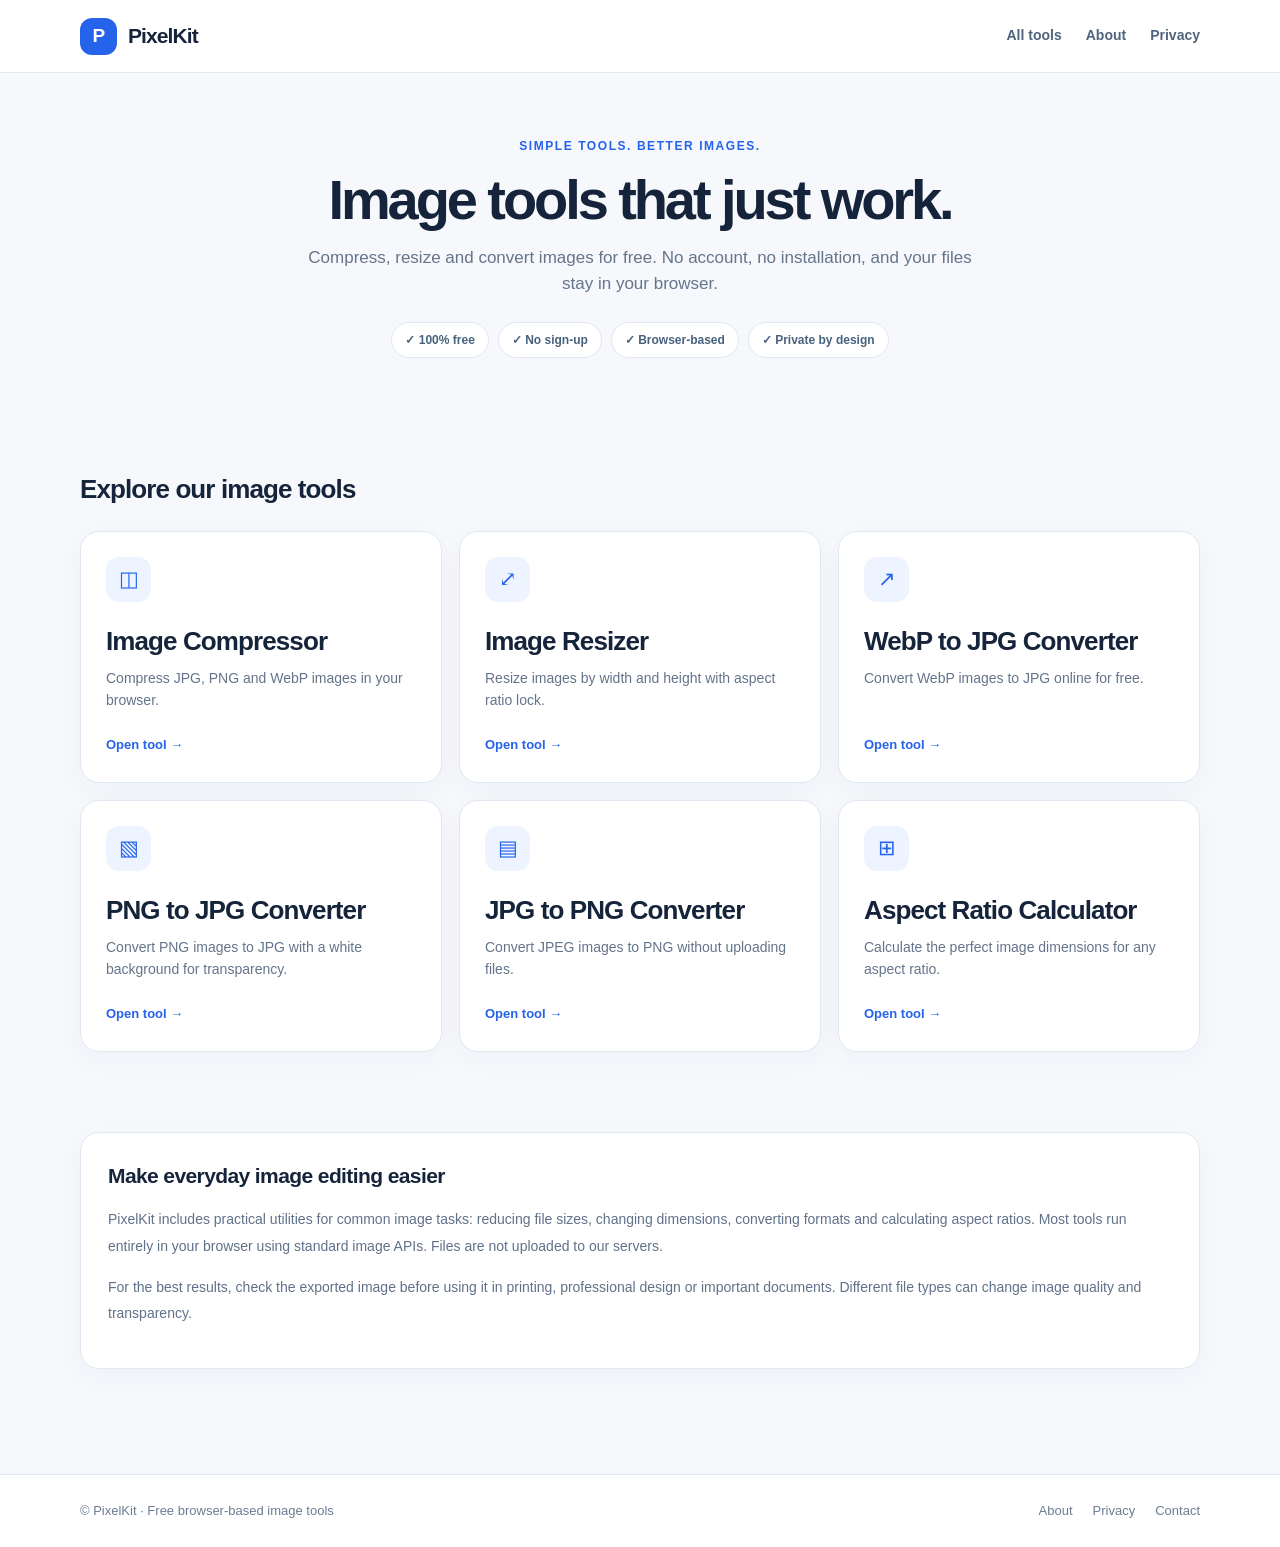
<file: index.html>
<!doctype html><html lang="en"><head>
  <!-- Google tag (gtag.js) -->
<script async src="https://www.googletagmanager.com/gtag/js?id=G-B3R1Y9YE4B"></script>
<script>
  window.dataLayer = window.dataLayer || [];
  function gtag(){dataLayer.push(arguments);}
  gtag('js', new Date());

  gtag('config', 'G-B3R1Y9YE4B');
</script><meta charset="utf-8"><meta name="viewport" content="width=device-width, initial-scale=1"><title>Free Online Image Tools — Compress, Resize & Convert | PixelKit</title><meta name="description" content="Free online image compressor, resizer, WebP to JPG, PNG to JPG, JPG to PNG and aspect ratio calculator. No sign-up needed."><link rel="canonical" href="https://myseolab.github.io/pixelkit/index.html"><meta property="og:type" content="website"><meta property="og:title" content="Free Online Image Tools — Compress, Resize & Convert | PixelKit"><meta property="og:description" content="Free online image compressor, resizer, WebP to JPG, PNG to JPG, JPG to PNG and aspect ratio calculator. No sign-up needed."><link rel="stylesheet" href="style.css"></head><body><header class="top"><div class="container nav"><a href="index.html" class="brand"><span class="mark">P</span>PixelKit</a><nav class="navlinks"><a href="index.html#tools">All tools</a><a href="about.html">About</a><a href="privacy.html">Privacy</a></nav></div></header><main><section class="hero container"><div class="eyebrow">Simple tools. Better images.</div><h1>Image tools that just work.</h1><p>Compress, resize and convert images for free. No account, no installation, and your files stay in your browser.</p><div class="chips"><span class="chip">✓ 100% free</span><span class="chip">✓ No sign-up</span><span class="chip">✓ Browser-based</span><span class="chip">✓ Private by design</span></div></section><section class="container section" id="tools"><h2>Explore our image tools</h2><div class="grid"><a class="tile" href="compress-image.html"><span class="symbol">◫</span><h2>Image Compressor</h2><p>Compress JPG, PNG and WebP images in your browser.</p><span class="link">Open tool →</span></a><a class="tile" href="resize-image.html"><span class="symbol">⤢</span><h2>Image Resizer</h2><p>Resize images by width and height with aspect ratio lock.</p><span class="link">Open tool →</span></a><a class="tile" href="webp-to-jpg.html"><span class="symbol">↗</span><h2>WebP to JPG Converter</h2><p>Convert WebP images to JPG online for free.</p><span class="link">Open tool →</span></a><a class="tile" href="png-to-jpg.html"><span class="symbol">▧</span><h2>PNG to JPG Converter</h2><p>Convert PNG images to JPG with a white background for transparency.</p><span class="link">Open tool →</span></a><a class="tile" href="jpg-to-png.html"><span class="symbol">▤</span><h2>JPG to PNG Converter</h2><p>Convert JPEG images to PNG without uploading files.</p><span class="link">Open tool →</span></a><a class="tile" href="aspect-ratio-calculator.html"><span class="symbol">⊞</span><h2>Aspect Ratio Calculator</h2><p>Calculate the perfect image dimensions for any aspect ratio.</p><span class="link">Open tool →</span></a></div></section><section class="container section"><div class="content-card"><h2>Make everyday image editing easier</h2><p>PixelKit includes practical utilities for common image tasks: reducing file sizes, changing dimensions, converting formats and calculating aspect ratios. Most tools run entirely in your browser using standard image APIs. Files are not uploaded to our servers.</p><p>For the best results, check the exported image before using it in printing, professional design or important documents. Different file types can change image quality and transparency.</p></div></section></main><footer class="footer"><div class="container footer-row"><span>© PixelKit · Free browser-based image tools</span><div class="footlinks"><a href="about.html">About</a><a href="privacy.html">Privacy</a><a href="contact.html">Contact</a></div></div></footer><script src="app.js" defer></script></body></html>
</file>
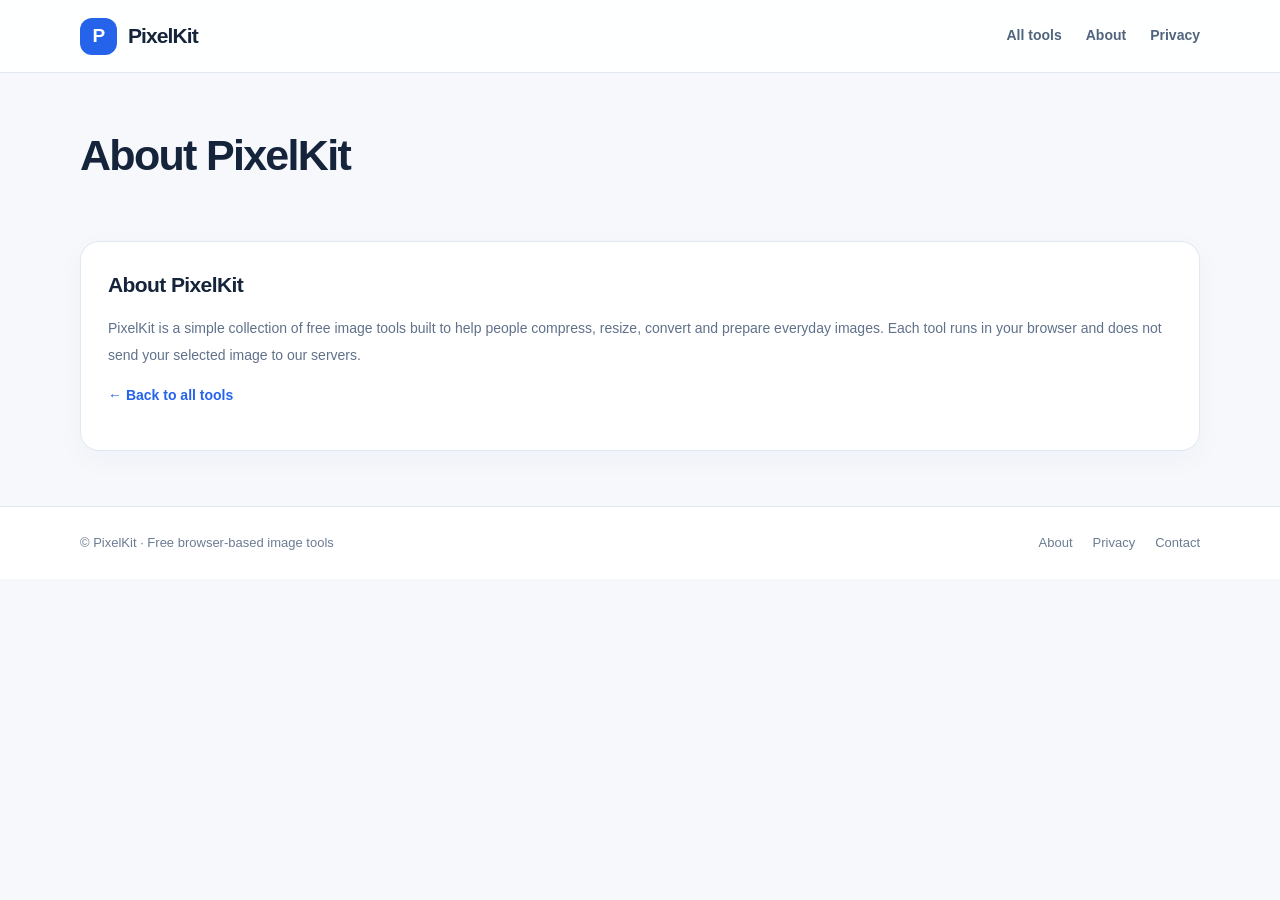
<file: about.html>
<!doctype html><html lang="en"><head><meta charset="utf-8"><meta name="viewport" content="width=device-width, initial-scale=1"><title>About PixelKit | PixelKit</title><meta name="description" content="PixelKit is a simple collection of free image tools built to help people compress, resize, convert and prepare everyday images. Each tool runs in your browser and does not send your selected image to our servers."><link rel="canonical" href="https://myseolab.github.io/pixelkit/about.html"><meta property="og:type" content="website"><meta property="og:title" content="About PixelKit | PixelKit"><meta property="og:description" content="PixelKit is a simple collection of free image tools built to help people compress, resize, convert and prepare everyday images. Each tool runs in your browser and does not send your selected image to our servers."><link rel="stylesheet" href="style.css"></head><body><header class="top"><div class="container nav"><a href="index.html" class="brand"><span class="mark">P</span>PixelKit</a><nav class="navlinks"><a href="index.html#tools">All tools</a><a href="about.html">About</a><a href="privacy.html">Privacy</a></nav></div></header><main class="container"><section class="tool-hero"><h1>About PixelKit</h1></section><section class="content-card"><h2>About PixelKit</h2><p>PixelKit is a simple collection of free image tools built to help people compress, resize, convert and prepare everyday images. Each tool runs in your browser and does not send your selected image to our servers.</p><p><a href="index.html" style="color:#2563eb;font-weight:700">← Back to all tools</a></p></section></main><footer class="footer"><div class="container footer-row"><span>© PixelKit · Free browser-based image tools</span><div class="footlinks"><a href="about.html">About</a><a href="privacy.html">Privacy</a><a href="contact.html">Contact</a></div></div></footer><script src="app.js" defer></script></body></html>
</file>
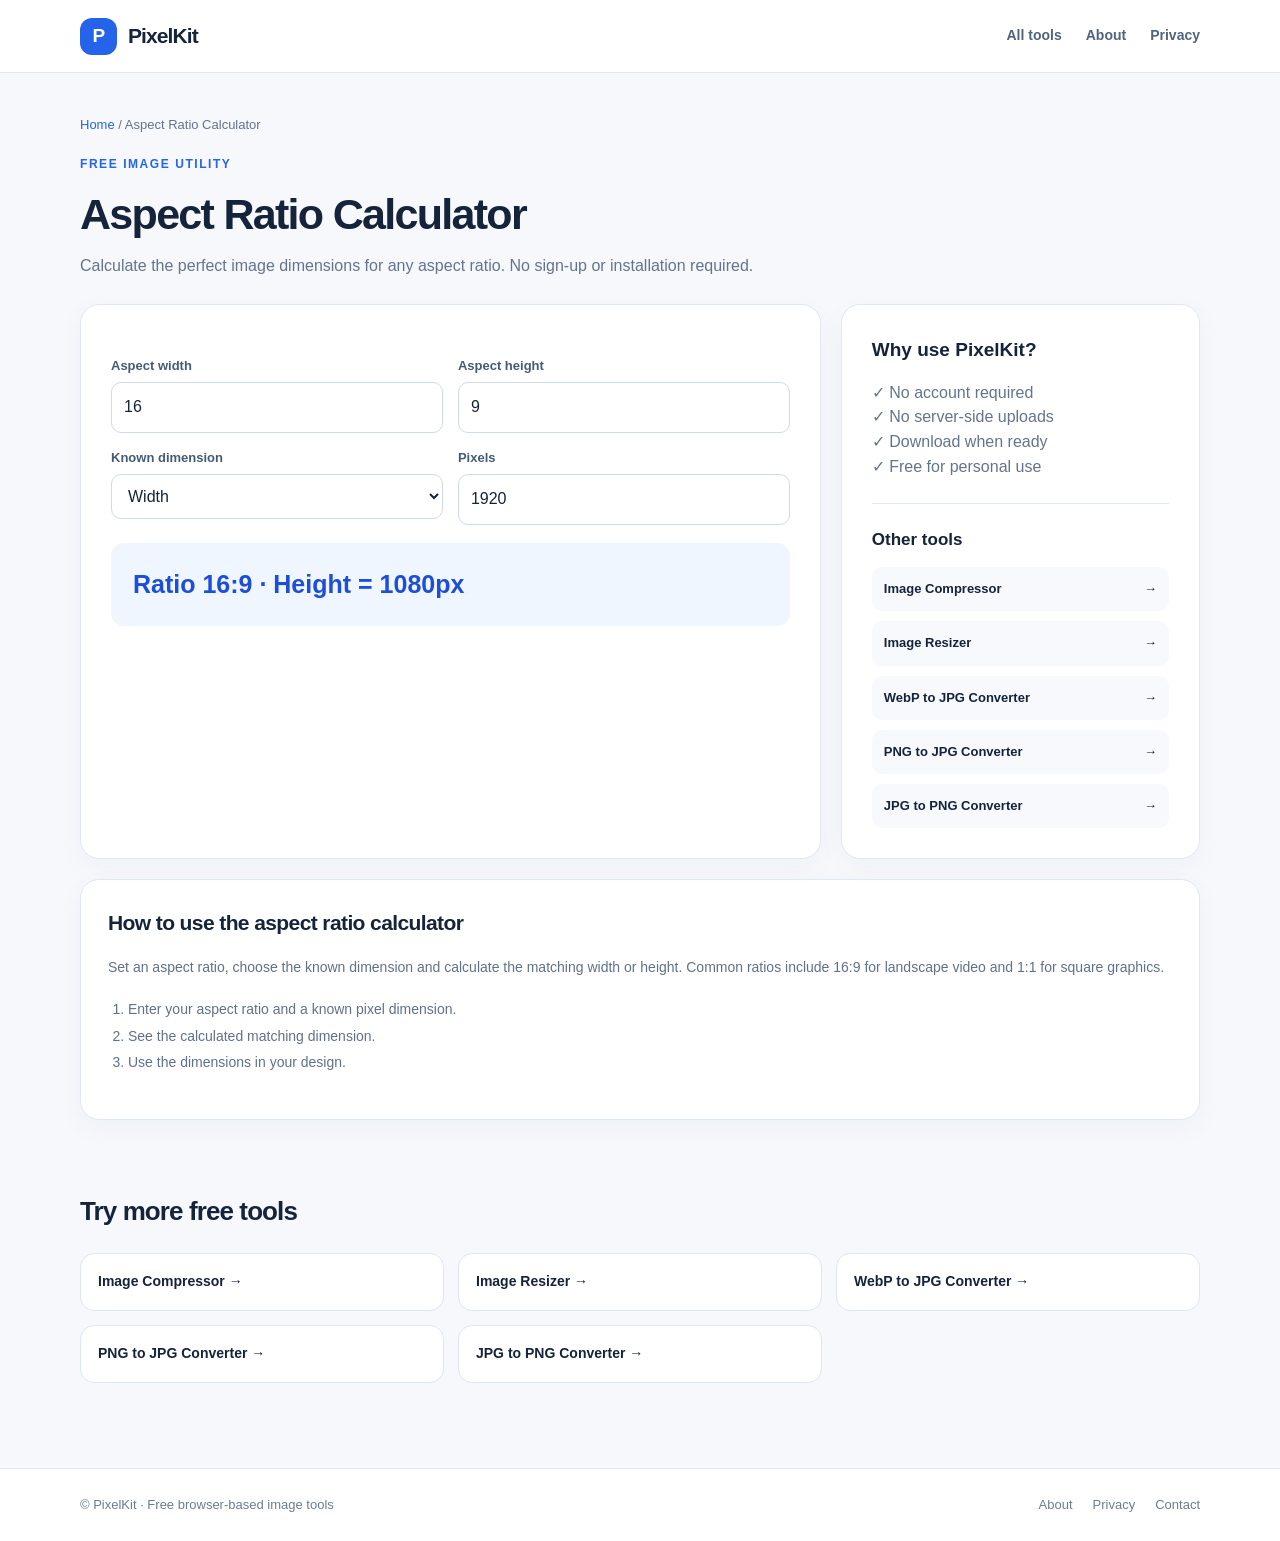
<file: aspect-ratio-calculator.html>
<!doctype html><html lang="en"><head><meta charset="utf-8"><meta name="viewport" content="width=device-width, initial-scale=1"><title>Aspect Ratio Calculator Online Free | PixelKit</title><meta name="description" content="Calculate the perfect image dimensions for any aspect ratio."><link rel="canonical" href="https://myseolab.github.io/pixelkit/aspect-ratio-calculator.html"><meta property="og:type" content="website"><meta property="og:title" content="Aspect Ratio Calculator Online Free | PixelKit"><meta property="og:description" content="Calculate the perfect image dimensions for any aspect ratio."><link rel="stylesheet" href="style.css"></head><body data-mode="aspect"><header class="top"><div class="container nav"><a href="index.html" class="brand"><span class="mark">P</span>PixelKit</a><nav class="navlinks"><a href="index.html#tools">All tools</a><a href="about.html">About</a><a href="privacy.html">Privacy</a></nav></div></header><main class="container"><div class="tool-hero"><div class="crumb"><a href="index.html">Home</a> / Aspect Ratio Calculator</div><div class="eyebrow">Free image utility</div><h1>Aspect Ratio Calculator</h1><p>Calculate the perfect image dimensions for any aspect ratio. No sign-up or installation required.</p></div><div class="tool-layout"><section class="panel" aria-label="Aspect Ratio Calculator"><div class="inputs"><div><label for="ratioW">Aspect width</label><input id="ratioW" type="number" min="1" value="16"></div><div><label for="ratioH">Aspect height</label><input id="ratioH" type="number" min="1" value="9"></div><div><label for="knownSide">Known dimension</label><select id="knownSide"><option value="width">Width</option><option value="height">Height</option></select></div><div><label for="known">Pixels</label><input id="known" type="number" value="1920" min="1"></div></div><div class="ratio-result" id="ratioResult"></div></section><aside class="panel"><h2 style="margin-top:0;font-size:19px">Why use PixelKit?</h2><p class="muted">✓ No account required<br>✓ No server-side uploads<br>✓ Download when ready<br>✓ Free for personal use</p><hr style="border:0;border-top:1px solid #e4eaf2;margin:23px 0"><h2 style="font-size:17px">Other tools</h2><div class="side-list"><a href="compress-image.html">Image Compressor<span>→</span></a><a href="resize-image.html">Image Resizer<span>→</span></a><a href="webp-to-jpg.html">WebP to JPG Converter<span>→</span></a><a href="png-to-jpg.html">PNG to JPG Converter<span>→</span></a><a href="jpg-to-png.html">JPG to PNG Converter<span>→</span></a></div></aside></div><section class="content-card"><h2>How to use the aspect ratio calculator</h2><p>Set an aspect ratio, choose the known dimension and calculate the matching width or height. Common ratios include 16:9 for landscape video and 1:1 for square graphics.</p><ol><li>Enter your aspect ratio and a known pixel dimension.</li><li>See the calculated matching dimension.</li><li>Use the dimensions in your design.</li></ol></section><section class="section"><h2>Try more free tools</h2><div class="more"><a class="mini" href="compress-image.html">Image Compressor →</a><a class="mini" href="resize-image.html">Image Resizer →</a><a class="mini" href="webp-to-jpg.html">WebP to JPG Converter →</a><a class="mini" href="png-to-jpg.html">PNG to JPG Converter →</a><a class="mini" href="jpg-to-png.html">JPG to PNG Converter →</a></div></section></main><footer class="footer"><div class="container footer-row"><span>© PixelKit · Free browser-based image tools</span><div class="footlinks"><a href="about.html">About</a><a href="privacy.html">Privacy</a><a href="contact.html">Contact</a></div></div></footer><script src="app.js" defer></script></body></html>
</file>
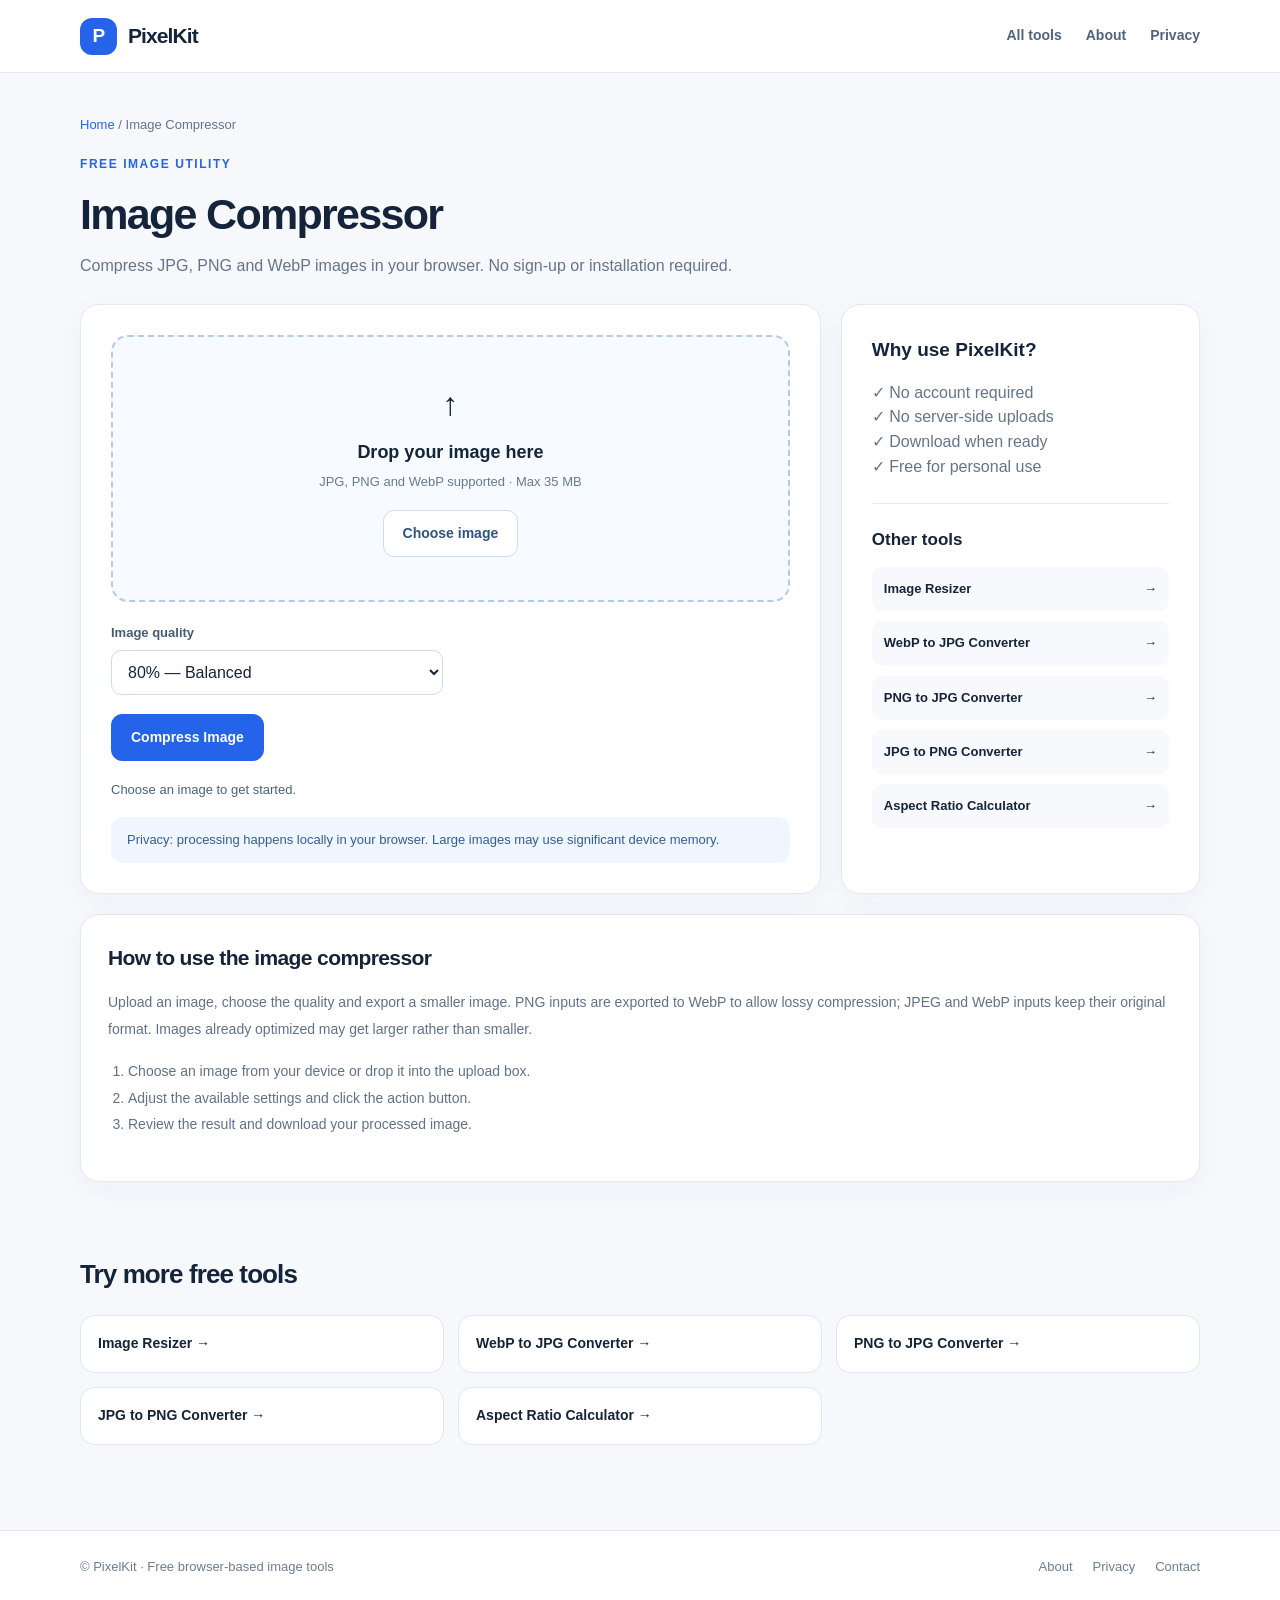
<file: compress-image.html>
<!doctype html><html lang="en"><head><meta charset="utf-8"><meta name="viewport" content="width=device-width, initial-scale=1"><title>Image Compressor Online Free | PixelKit</title><meta name="description" content="Compress JPG, PNG and WebP images in your browser."><link rel="canonical" href="https://myseolab.github.io/pixelkit/compress-image.html"><meta property="og:type" content="website"><meta property="og:title" content="Image Compressor Online Free | PixelKit"><meta property="og:description" content="Compress JPG, PNG and WebP images in your browser."><link rel="stylesheet" href="style.css"></head><body data-mode="compress"><header class="top"><div class="container nav"><a href="index.html" class="brand"><span class="mark">P</span>PixelKit</a><nav class="navlinks"><a href="index.html#tools">All tools</a><a href="about.html">About</a><a href="privacy.html">Privacy</a></nav></div></header><main class="container"><div class="tool-hero"><div class="crumb"><a href="index.html">Home</a> / Image Compressor</div><div class="eyebrow">Free image utility</div><h1>Image Compressor</h1><p>Compress JPG, PNG and WebP images in your browser. No sign-up or installation required.</p></div><div class="tool-layout"><section class="panel" aria-label="Image Compressor"><div id="drop" class="drop"><div class="upload-icon">↑</div><strong>Drop your image here</strong><p>JPG, PNG and WebP supported · Max 35 MB</p><input id="files" type="file" accept="image/*"><button id="choose" class="button secondary" type="button">Choose image</button></div><div id="preview" hidden class="preview"><img id="original" alt="Preview of selected image"><div class="meta"><strong id="filename"></strong><span id="size"></span><div id="processed"></div></div></div><div class="inputs"><div><label for="quality">Image quality</label><select id="quality"><option value="90">90% — High quality</option><option value="80" selected>80% — Balanced</option><option value="65">65% — Smaller files</option><option value="45">45% — Strong compression</option></select></div></div><div class="controls"><button class="button" type="button" id="process">Compress Image</button></div><p id="status" class="status" role="status">Choose an image to get started.</p><div class="notice">Privacy: processing happens locally in your browser. Large images may use significant device memory.</div></section><aside class="panel"><h2 style="margin-top:0;font-size:19px">Why use PixelKit?</h2><p class="muted">✓ No account required<br>✓ No server-side uploads<br>✓ Download when ready<br>✓ Free for personal use</p><hr style="border:0;border-top:1px solid #e4eaf2;margin:23px 0"><h2 style="font-size:17px">Other tools</h2><div class="side-list"><a href="resize-image.html">Image Resizer<span>→</span></a><a href="webp-to-jpg.html">WebP to JPG Converter<span>→</span></a><a href="png-to-jpg.html">PNG to JPG Converter<span>→</span></a><a href="jpg-to-png.html">JPG to PNG Converter<span>→</span></a><a href="aspect-ratio-calculator.html">Aspect Ratio Calculator<span>→</span></a></div></aside></div><section class="content-card"><h2>How to use the image compressor</h2><p>Upload an image, choose the quality and export a smaller image. PNG inputs are exported to WebP to allow lossy compression; JPEG and WebP inputs keep their original format. Images already optimized may get larger rather than smaller.</p><ol><li>Choose an image from your device or drop it into the upload box.</li><li>Adjust the available settings and click the action button.</li><li>Review the result and download your processed image.</li></ol></section><section class="section"><h2>Try more free tools</h2><div class="more"><a class="mini" href="resize-image.html">Image Resizer →</a><a class="mini" href="webp-to-jpg.html">WebP to JPG Converter →</a><a class="mini" href="png-to-jpg.html">PNG to JPG Converter →</a><a class="mini" href="jpg-to-png.html">JPG to PNG Converter →</a><a class="mini" href="aspect-ratio-calculator.html">Aspect Ratio Calculator →</a></div></section></main><footer class="footer"><div class="container footer-row"><span>© PixelKit · Free browser-based image tools</span><div class="footlinks"><a href="about.html">About</a><a href="privacy.html">Privacy</a><a href="contact.html">Contact</a></div></div></footer><script src="pixelkit-v3.js?v=1" defer></script></body></html>
</file>
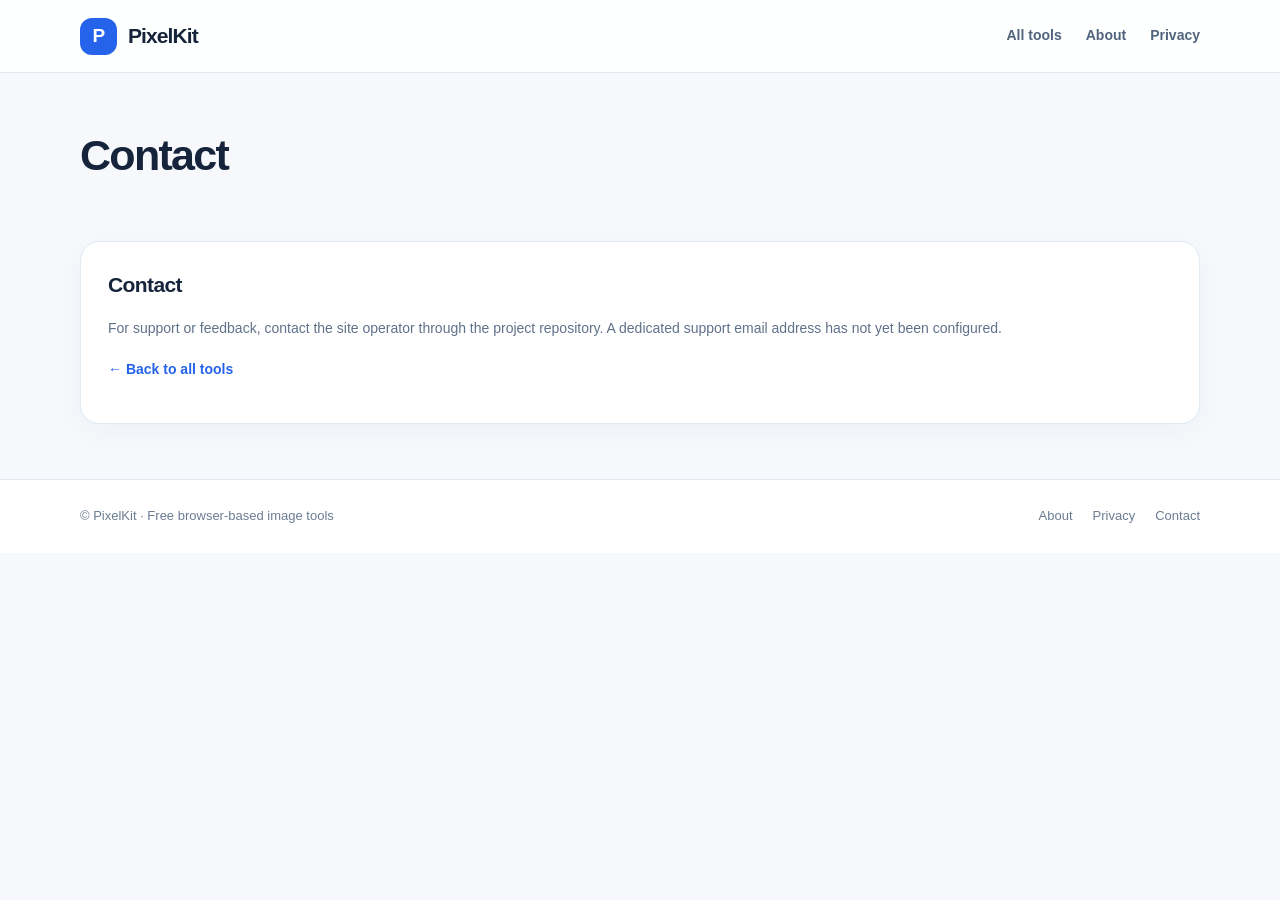
<file: contact.html>
<!doctype html><html lang="en"><head><meta charset="utf-8"><meta name="viewport" content="width=device-width, initial-scale=1"><title>Contact | PixelKit</title><meta name="description" content="For support or feedback, contact the site operator through the project repository. A dedicated support email address has not yet been configured."><link rel="canonical" href="https://myseolab.github.io/pixelkit/contact.html"><meta property="og:type" content="website"><meta property="og:title" content="Contact | PixelKit"><meta property="og:description" content="For support or feedback, contact the site operator through the project repository. A dedicated support email address has not yet been configured."><link rel="stylesheet" href="style.css"></head><body><header class="top"><div class="container nav"><a href="index.html" class="brand"><span class="mark">P</span>PixelKit</a><nav class="navlinks"><a href="index.html#tools">All tools</a><a href="about.html">About</a><a href="privacy.html">Privacy</a></nav></div></header><main class="container"><section class="tool-hero"><h1>Contact</h1></section><section class="content-card"><h2>Contact</h2><p>For support or feedback, contact the site operator through the project repository. A dedicated support email address has not yet been configured.</p><p><a href="index.html" style="color:#2563eb;font-weight:700">← Back to all tools</a></p></section></main><footer class="footer"><div class="container footer-row"><span>© PixelKit · Free browser-based image tools</span><div class="footlinks"><a href="about.html">About</a><a href="privacy.html">Privacy</a><a href="contact.html">Contact</a></div></div></footer><script src="app.js" defer></script></body></html>
</file>
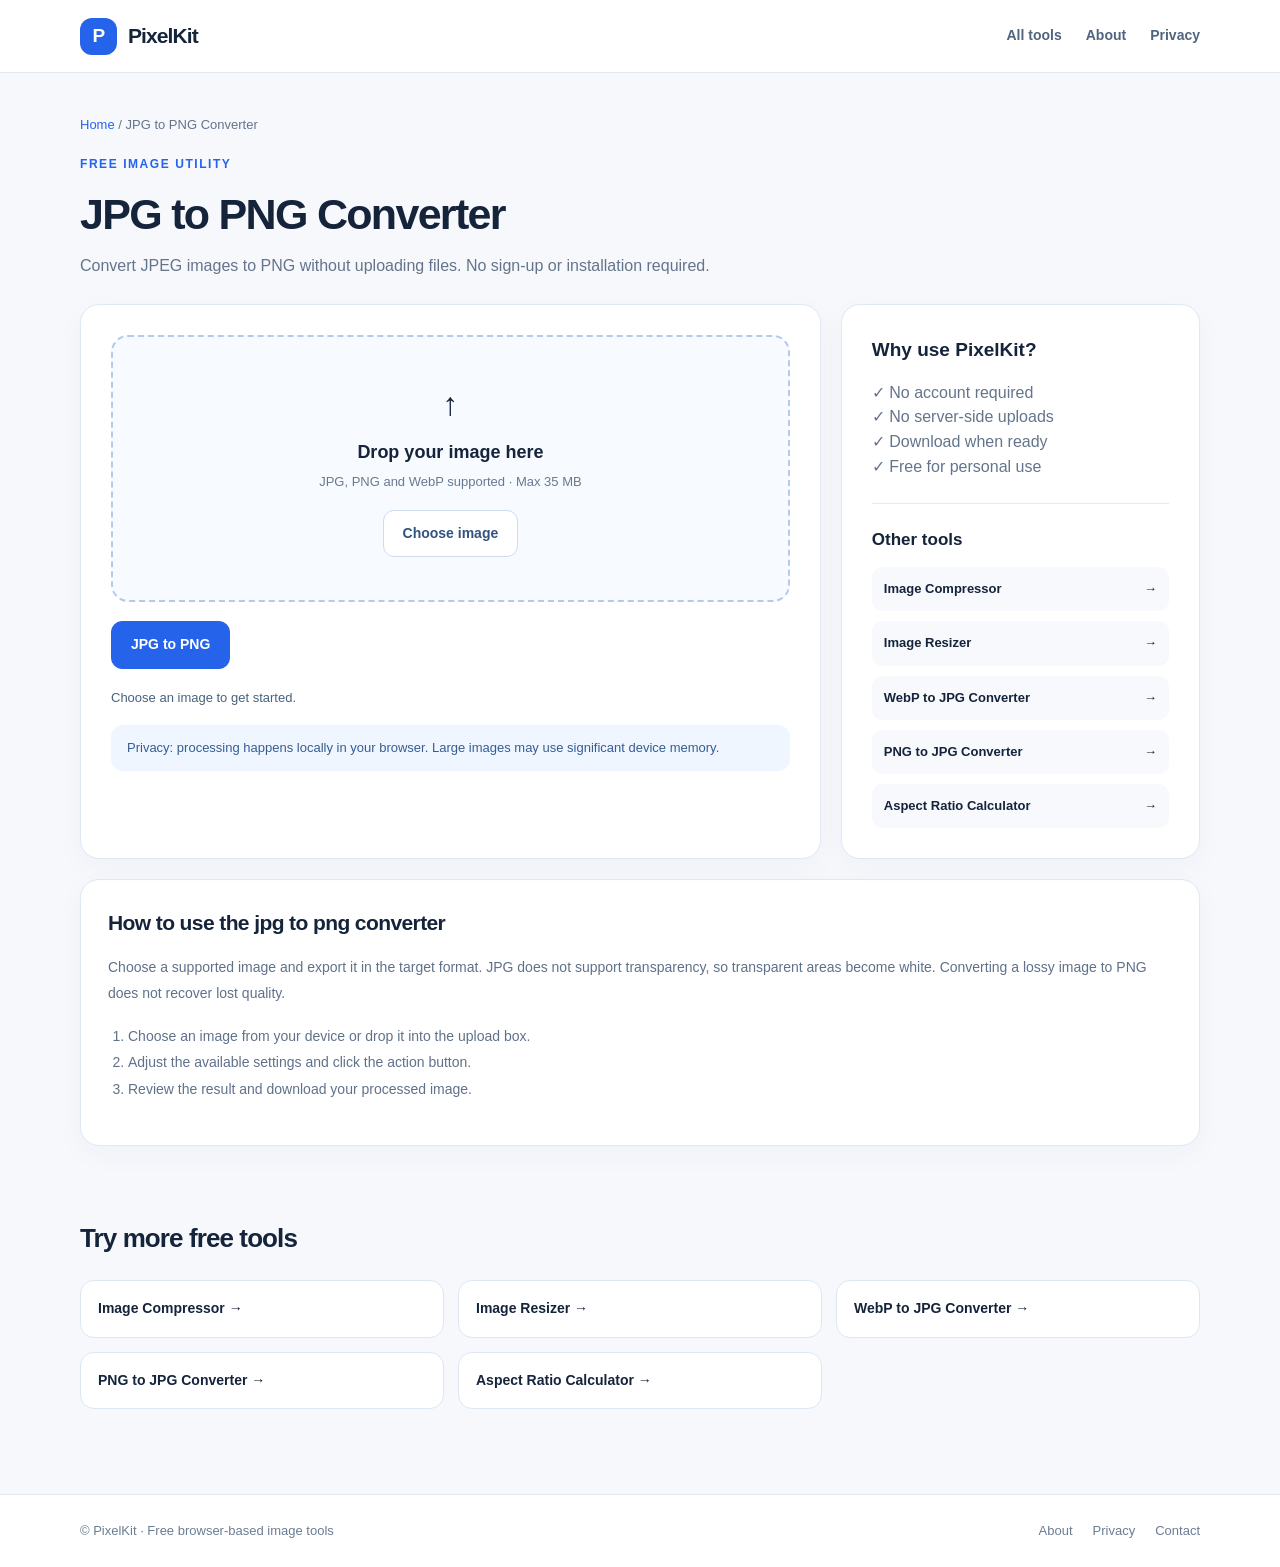
<file: jpg-to-png.html>
<!doctype html><html lang="en"><head><meta charset="utf-8"><meta name="viewport" content="width=device-width, initial-scale=1"><title>JPG to PNG Converter Online Free | PixelKit</title><meta name="description" content="Convert JPEG images to PNG without uploading files."><link rel="canonical" href="https://myseolab.github.io/pixelkit/jpg-to-png.html"><meta property="og:type" content="website"><meta property="og:title" content="JPG to PNG Converter Online Free | PixelKit"><meta property="og:description" content="Convert JPEG images to PNG without uploading files."><link rel="stylesheet" href="style.css"></head><body data-mode="convert" data-target="image/png"><header class="top"><div class="container nav"><a href="index.html" class="brand"><span class="mark">P</span>PixelKit</a><nav class="navlinks"><a href="index.html#tools">All tools</a><a href="about.html">About</a><a href="privacy.html">Privacy</a></nav></div></header><main class="container"><div class="tool-hero"><div class="crumb"><a href="index.html">Home</a> / JPG to PNG Converter</div><div class="eyebrow">Free image utility</div><h1>JPG to PNG Converter</h1><p>Convert JPEG images to PNG without uploading files. No sign-up or installation required.</p></div><div class="tool-layout"><section class="panel" aria-label="JPG to PNG Converter"><div id="drop" class="drop"><div class="upload-icon">↑</div><strong>Drop your image here</strong><p>JPG, PNG and WebP supported · Max 35 MB</p><input id="files" type="file" accept="image/*"><button id="choose" class="button secondary" type="button">Choose image</button></div><div id="preview" hidden class="preview"><img id="original" alt="Preview of selected image"><div class="meta"><strong id="filename"></strong><span id="size"></span><div id="processed"></div></div></div><div class="controls"><button class="button" type="button" id="process">JPG to PNG</button></div><p id="status" class="status" role="status">Choose an image to get started.</p><div class="notice">Privacy: processing happens locally in your browser. Large images may use significant device memory.</div></section><aside class="panel"><h2 style="margin-top:0;font-size:19px">Why use PixelKit?</h2><p class="muted">✓ No account required<br>✓ No server-side uploads<br>✓ Download when ready<br>✓ Free for personal use</p><hr style="border:0;border-top:1px solid #e4eaf2;margin:23px 0"><h2 style="font-size:17px">Other tools</h2><div class="side-list"><a href="compress-image.html">Image Compressor<span>→</span></a><a href="resize-image.html">Image Resizer<span>→</span></a><a href="webp-to-jpg.html">WebP to JPG Converter<span>→</span></a><a href="png-to-jpg.html">PNG to JPG Converter<span>→</span></a><a href="aspect-ratio-calculator.html">Aspect Ratio Calculator<span>→</span></a></div></aside></div><section class="content-card"><h2>How to use the jpg to png converter</h2><p>Choose a supported image and export it in the target format. JPG does not support transparency, so transparent areas become white. Converting a lossy image to PNG does not recover lost quality.</p><ol><li>Choose an image from your device or drop it into the upload box.</li><li>Adjust the available settings and click the action button.</li><li>Review the result and download your processed image.</li></ol></section><section class="section"><h2>Try more free tools</h2><div class="more"><a class="mini" href="compress-image.html">Image Compressor →</a><a class="mini" href="resize-image.html">Image Resizer →</a><a class="mini" href="webp-to-jpg.html">WebP to JPG Converter →</a><a class="mini" href="png-to-jpg.html">PNG to JPG Converter →</a><a class="mini" href="aspect-ratio-calculator.html">Aspect Ratio Calculator →</a></div></section></main><footer class="footer"><div class="container footer-row"><span>© PixelKit · Free browser-based image tools</span><div class="footlinks"><a href="about.html">About</a><a href="privacy.html">Privacy</a><a href="contact.html">Contact</a></div></div></footer><script src="pixelkit-v3.js?v=1" defer></script></body></html>
</file>
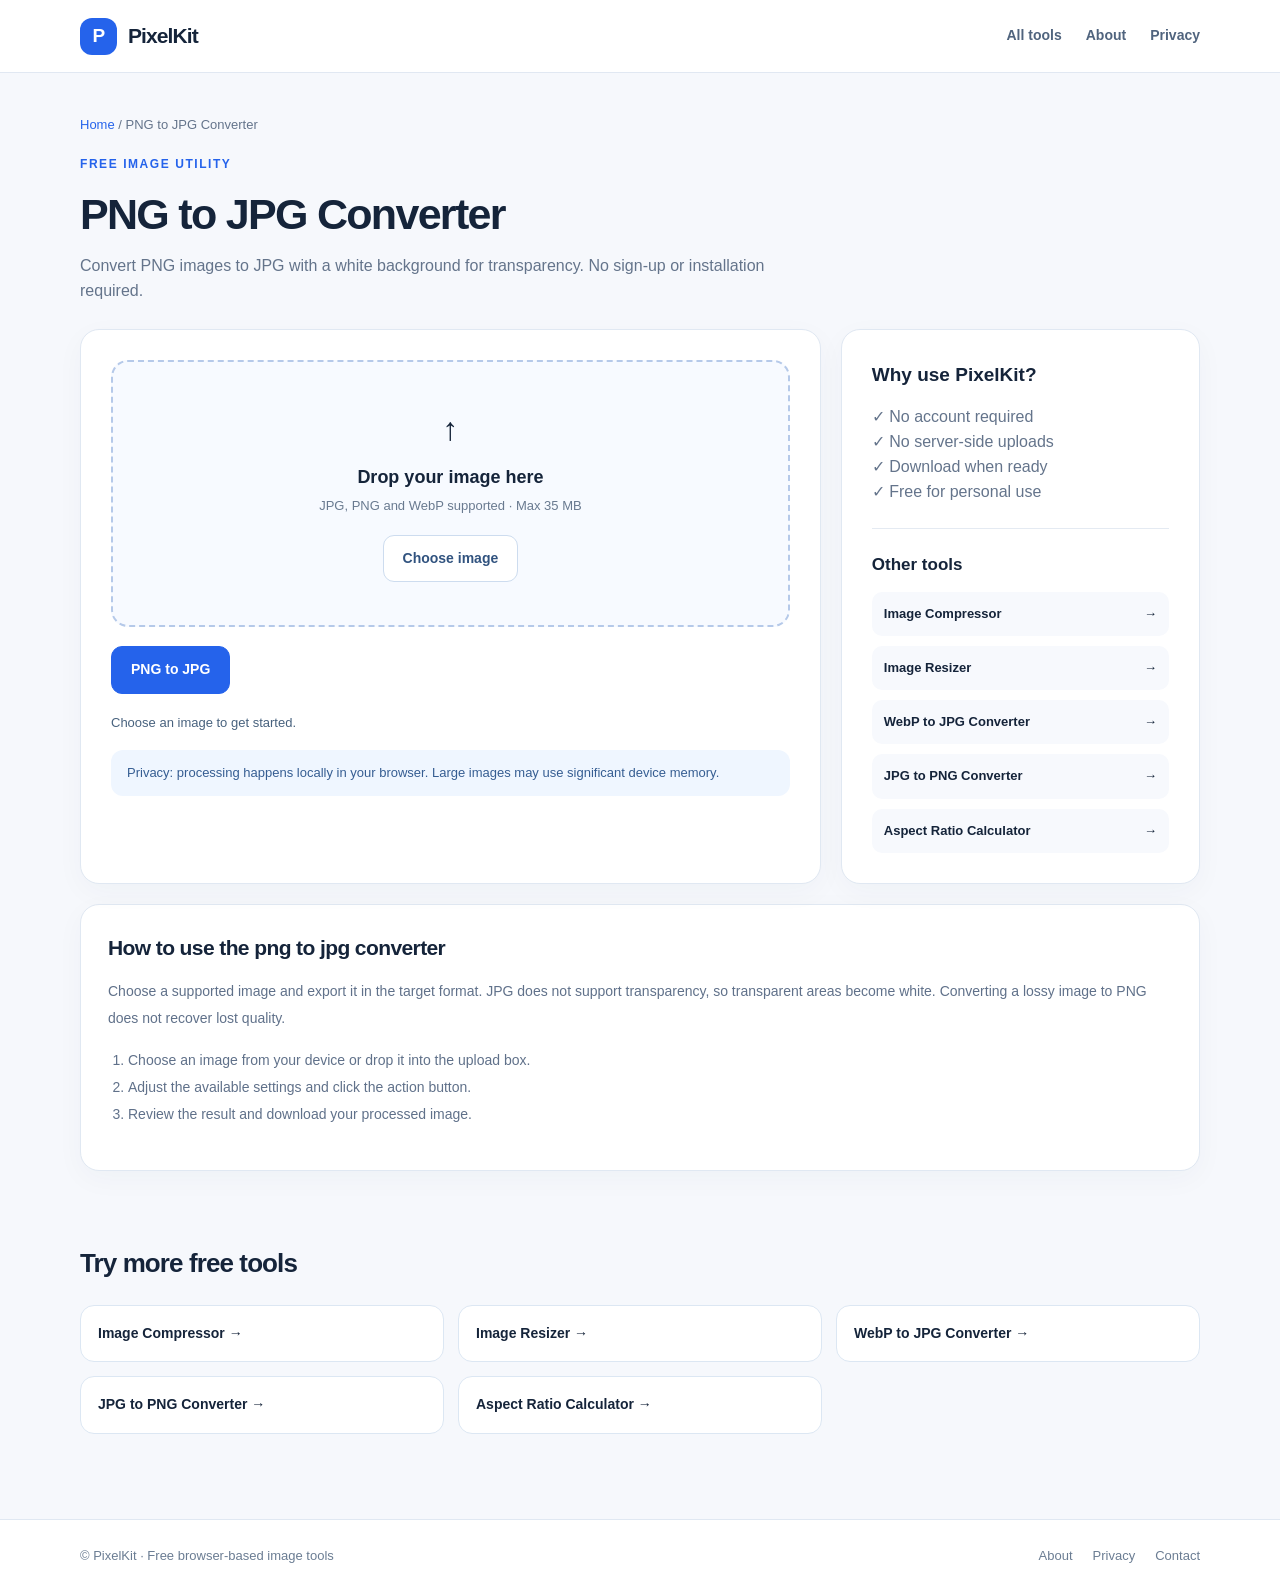
<file: png-to-jpg.html>
<!doctype html><html lang="en"><head><meta charset="utf-8"><meta name="viewport" content="width=device-width, initial-scale=1"><title>PNG to JPG Converter Online Free | PixelKit</title><meta name="description" content="Convert PNG images to JPG with a white background for transparency."><link rel="canonical" href="https://myseolab.github.io/pixelkit/png-to-jpg.html"><meta property="og:type" content="website"><meta property="og:title" content="PNG to JPG Converter Online Free | PixelKit"><meta property="og:description" content="Convert PNG images to JPG with a white background for transparency."><link rel="stylesheet" href="style.css"></head><body data-mode="convert" data-target="image/jpeg"><header class="top"><div class="container nav"><a href="index.html" class="brand"><span class="mark">P</span>PixelKit</a><nav class="navlinks"><a href="index.html#tools">All tools</a><a href="about.html">About</a><a href="privacy.html">Privacy</a></nav></div></header><main class="container"><div class="tool-hero"><div class="crumb"><a href="index.html">Home</a> / PNG to JPG Converter</div><div class="eyebrow">Free image utility</div><h1>PNG to JPG Converter</h1><p>Convert PNG images to JPG with a white background for transparency. No sign-up or installation required.</p></div><div class="tool-layout"><section class="panel" aria-label="PNG to JPG Converter"><div id="drop" class="drop"><div class="upload-icon">↑</div><strong>Drop your image here</strong><p>JPG, PNG and WebP supported · Max 35 MB</p><input id="files" type="file" accept="image/*"><button id="choose" class="button secondary" type="button">Choose image</button></div><div id="preview" hidden class="preview"><img id="original" alt="Preview of selected image"><div class="meta"><strong id="filename"></strong><span id="size"></span><div id="processed"></div></div></div><div class="controls"><button class="button" type="button" id="process">PNG to JPG</button></div><p id="status" class="status" role="status">Choose an image to get started.</p><div class="notice">Privacy: processing happens locally in your browser. Large images may use significant device memory.</div></section><aside class="panel"><h2 style="margin-top:0;font-size:19px">Why use PixelKit?</h2><p class="muted">✓ No account required<br>✓ No server-side uploads<br>✓ Download when ready<br>✓ Free for personal use</p><hr style="border:0;border-top:1px solid #e4eaf2;margin:23px 0"><h2 style="font-size:17px">Other tools</h2><div class="side-list"><a href="compress-image.html">Image Compressor<span>→</span></a><a href="resize-image.html">Image Resizer<span>→</span></a><a href="webp-to-jpg.html">WebP to JPG Converter<span>→</span></a><a href="jpg-to-png.html">JPG to PNG Converter<span>→</span></a><a href="aspect-ratio-calculator.html">Aspect Ratio Calculator<span>→</span></a></div></aside></div><section class="content-card"><h2>How to use the png to jpg converter</h2><p>Choose a supported image and export it in the target format. JPG does not support transparency, so transparent areas become white. Converting a lossy image to PNG does not recover lost quality.</p><ol><li>Choose an image from your device or drop it into the upload box.</li><li>Adjust the available settings and click the action button.</li><li>Review the result and download your processed image.</li></ol></section><section class="section"><h2>Try more free tools</h2><div class="more"><a class="mini" href="compress-image.html">Image Compressor →</a><a class="mini" href="resize-image.html">Image Resizer →</a><a class="mini" href="webp-to-jpg.html">WebP to JPG Converter →</a><a class="mini" href="jpg-to-png.html">JPG to PNG Converter →</a><a class="mini" href="aspect-ratio-calculator.html">Aspect Ratio Calculator →</a></div></section></main><footer class="footer"><div class="container footer-row"><span>© PixelKit · Free browser-based image tools</span><div class="footlinks"><a href="about.html">About</a><a href="privacy.html">Privacy</a><a href="contact.html">Contact</a></div></div></footer><script src="pixelkit-v3.js?v=1" defer></script></body></html>
</file>
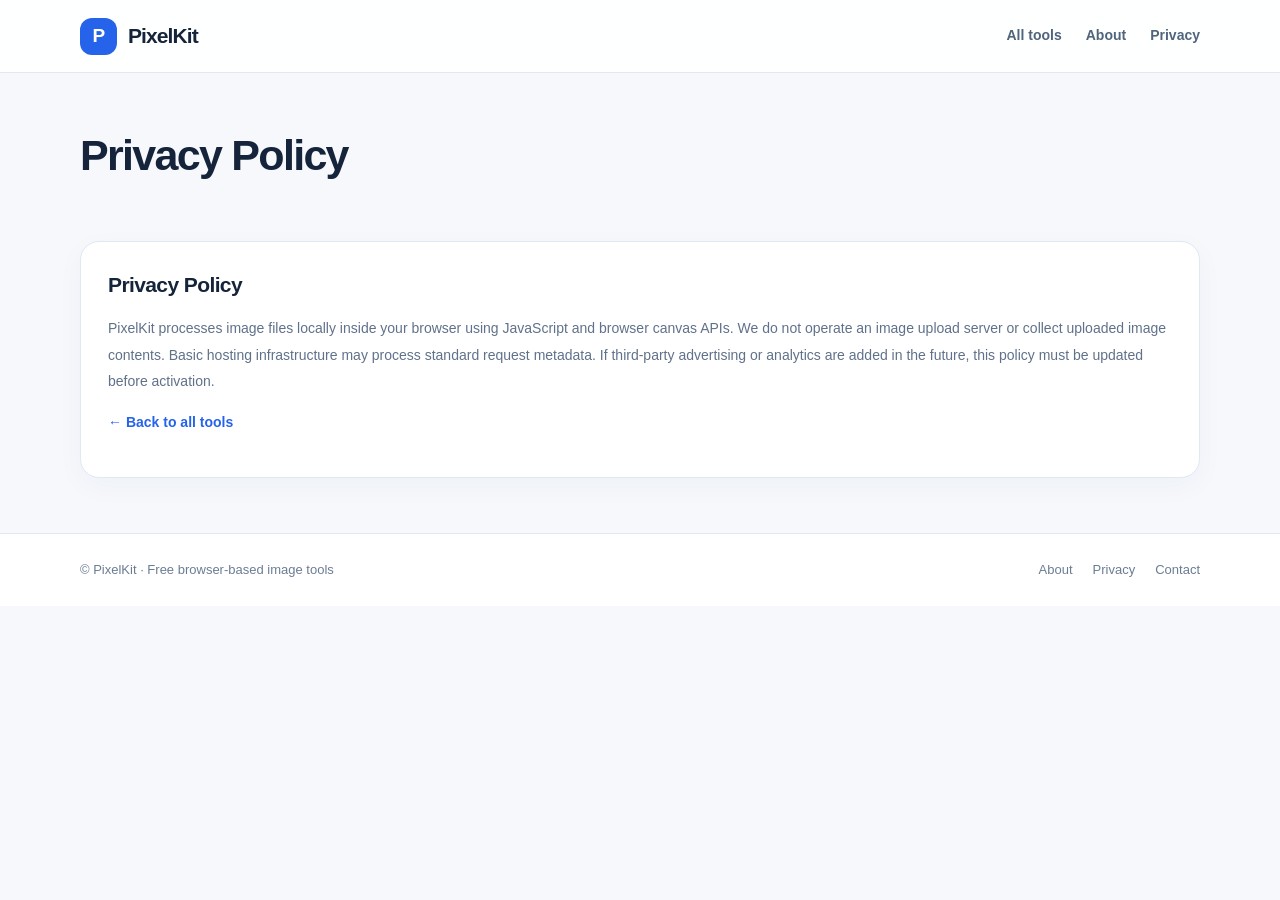
<file: privacy.html>
<!doctype html><html lang="en"><head><meta charset="utf-8"><meta name="viewport" content="width=device-width, initial-scale=1"><title>Privacy Policy | PixelKit</title><meta name="description" content="PixelKit processes image files locally inside your browser using JavaScript and browser canvas APIs. We do not operate an image upload server or collect uploaded image contents. Basic hosting infrastructure may process standard request metadata. If third-party advertising or analytics are added in the future, this policy must be updated before activation."><link rel="canonical" href="https://myseolab.github.io/pixelkit/privacy.html"><meta property="og:type" content="website"><meta property="og:title" content="Privacy Policy | PixelKit"><meta property="og:description" content="PixelKit processes image files locally inside your browser using JavaScript and browser canvas APIs. We do not operate an image upload server or collect uploaded image contents. Basic hosting infrastructure may process standard request metadata. If third-party advertising or analytics are added in the future, this policy must be updated before activation."><link rel="stylesheet" href="style.css"></head><body><header class="top"><div class="container nav"><a href="index.html" class="brand"><span class="mark">P</span>PixelKit</a><nav class="navlinks"><a href="index.html#tools">All tools</a><a href="about.html">About</a><a href="privacy.html">Privacy</a></nav></div></header><main class="container"><section class="tool-hero"><h1>Privacy Policy</h1></section><section class="content-card"><h2>Privacy Policy</h2><p>PixelKit processes image files locally inside your browser using JavaScript and browser canvas APIs. We do not operate an image upload server or collect uploaded image contents. Basic hosting infrastructure may process standard request metadata. If third-party advertising or analytics are added in the future, this policy must be updated before activation.</p><p><a href="index.html" style="color:#2563eb;font-weight:700">← Back to all tools</a></p></section></main><footer class="footer"><div class="container footer-row"><span>© PixelKit · Free browser-based image tools</span><div class="footlinks"><a href="about.html">About</a><a href="privacy.html">Privacy</a><a href="contact.html">Contact</a></div></div></footer><script src="app.js" defer></script></body></html>
</file>
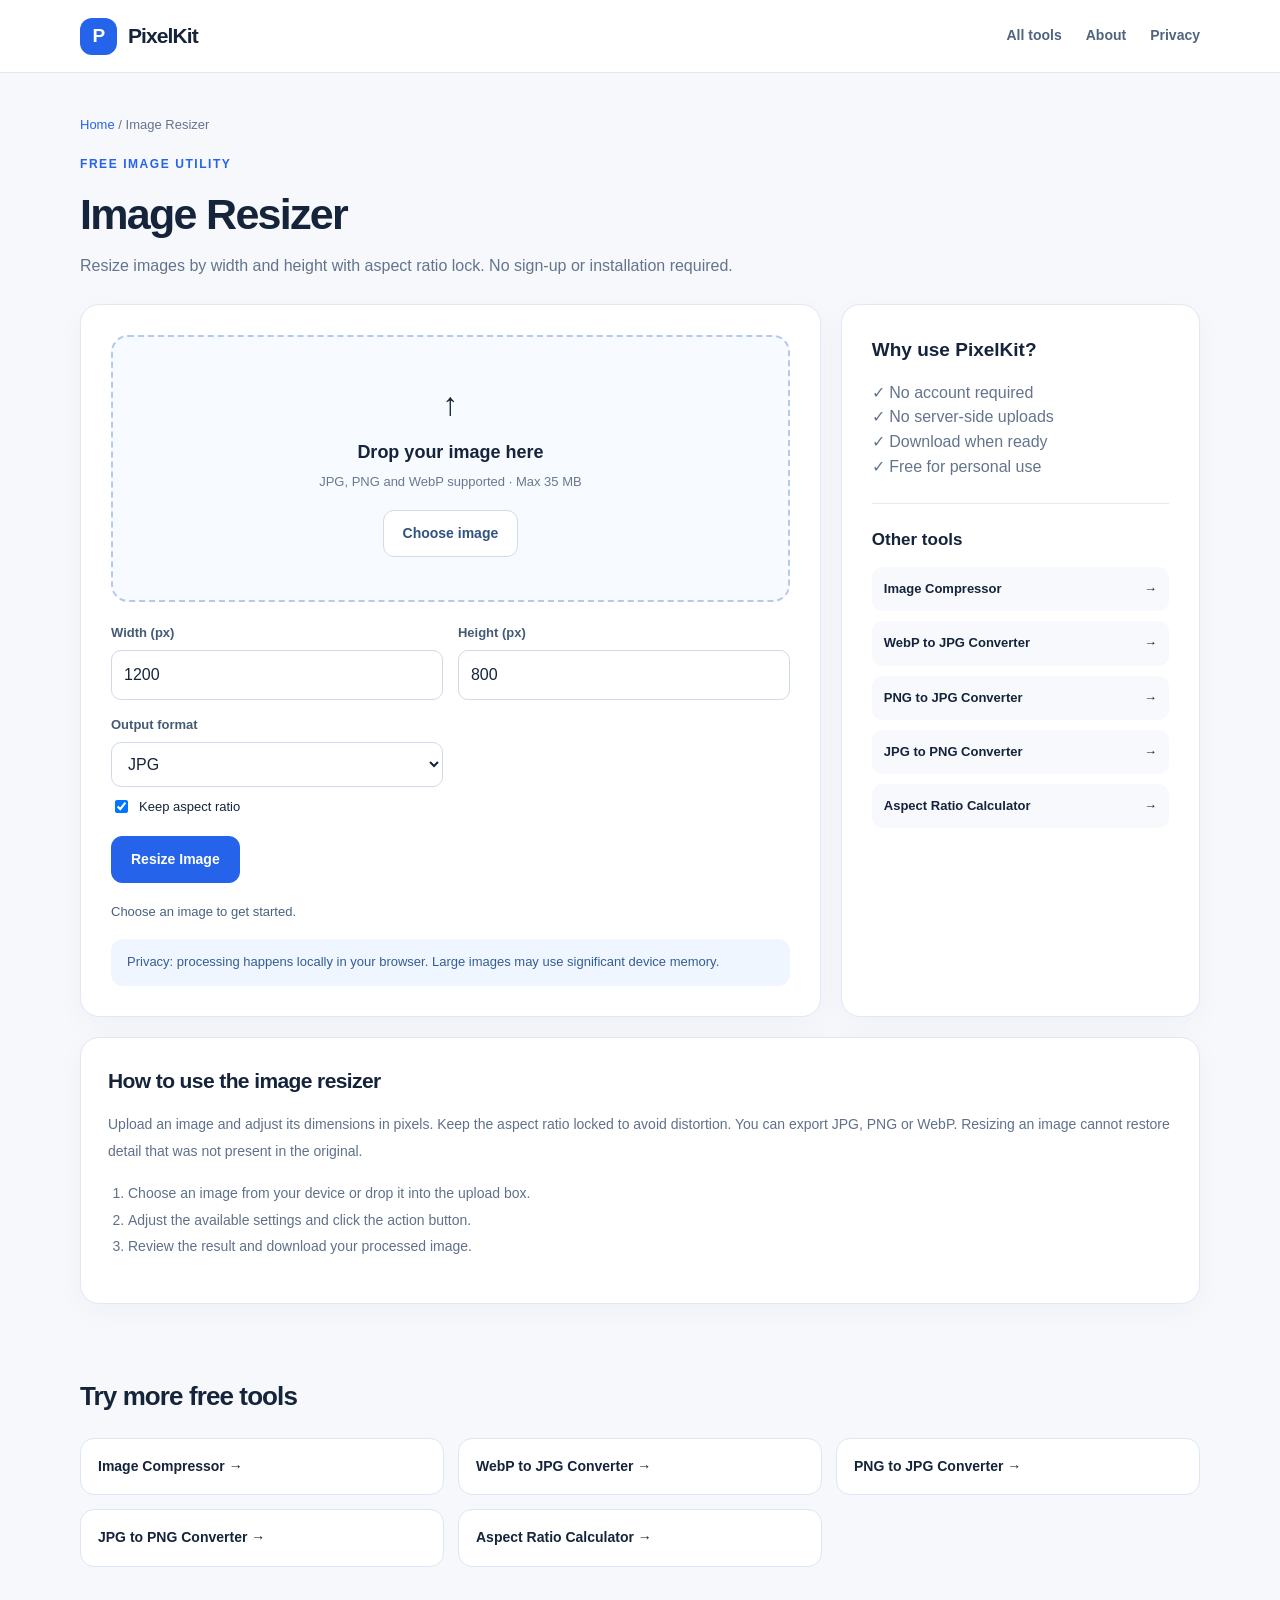
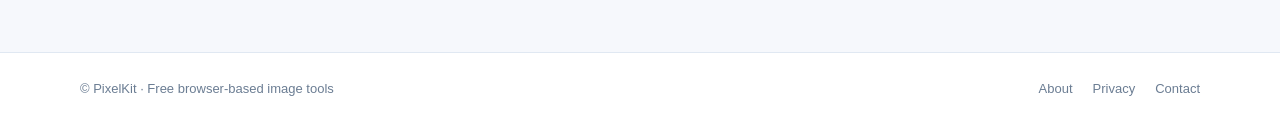
<file: resize-image.html>
<!doctype html><html lang="en"><head><meta charset="utf-8"><meta name="viewport" content="width=device-width, initial-scale=1"><title>Image Resizer Online Free | PixelKit</title><meta name="description" content="Resize images by width and height with aspect ratio lock."><link rel="canonical" href="https://myseolab.github.io/pixelkit/resize-image.html"><meta property="og:type" content="website"><meta property="og:title" content="Image Resizer Online Free | PixelKit"><meta property="og:description" content="Resize images by width and height with aspect ratio lock."><link rel="stylesheet" href="style.css"></head><body data-mode="resize"><header class="top"><div class="container nav"><a href="index.html" class="brand"><span class="mark">P</span>PixelKit</a><nav class="navlinks"><a href="index.html#tools">All tools</a><a href="about.html">About</a><a href="privacy.html">Privacy</a></nav></div></header><main class="container"><div class="tool-hero"><div class="crumb"><a href="index.html">Home</a> / Image Resizer</div><div class="eyebrow">Free image utility</div><h1>Image Resizer</h1><p>Resize images by width and height with aspect ratio lock. No sign-up or installation required.</p></div><div class="tool-layout"><section class="panel" aria-label="Image Resizer"><div id="drop" class="drop"><div class="upload-icon">↑</div><strong>Drop your image here</strong><p>JPG, PNG and WebP supported · Max 35 MB</p><input id="files" type="file" accept="image/*"><button id="choose" class="button secondary" type="button">Choose image</button></div><div id="preview" hidden class="preview"><img id="original" alt="Preview of selected image"><div class="meta"><strong id="filename"></strong><span id="size"></span><div id="processed"></div></div></div><div class="inputs"><div><label for="width">Width (px)</label><input type="number" id="width" value="1200" min="1" max="16000"></div><div><label for="height">Height (px)</label><input type="number" id="height" value="800" min="1" max="16000"></div><div><label for="format">Output format</label><select id="format"><option value="image/jpeg">JPG</option><option value="image/png">PNG</option><option value="image/webp">WebP</option></select></div></div><label class="check"><input type="checkbox" checked id="lock"> Keep aspect ratio</label><div class="controls"><button class="button" type="button" id="process">Resize Image</button></div><p id="status" class="status" role="status">Choose an image to get started.</p><div class="notice">Privacy: processing happens locally in your browser. Large images may use significant device memory.</div></section><aside class="panel"><h2 style="margin-top:0;font-size:19px">Why use PixelKit?</h2><p class="muted">✓ No account required<br>✓ No server-side uploads<br>✓ Download when ready<br>✓ Free for personal use</p><hr style="border:0;border-top:1px solid #e4eaf2;margin:23px 0"><h2 style="font-size:17px">Other tools</h2><div class="side-list"><a href="compress-image.html">Image Compressor<span>→</span></a><a href="webp-to-jpg.html">WebP to JPG Converter<span>→</span></a><a href="png-to-jpg.html">PNG to JPG Converter<span>→</span></a><a href="jpg-to-png.html">JPG to PNG Converter<span>→</span></a><a href="aspect-ratio-calculator.html">Aspect Ratio Calculator<span>→</span></a></div></aside></div><section class="content-card"><h2>How to use the image resizer</h2><p>Upload an image and adjust its dimensions in pixels. Keep the aspect ratio locked to avoid distortion. You can export JPG, PNG or WebP. Resizing an image cannot restore detail that was not present in the original.</p><ol><li>Choose an image from your device or drop it into the upload box.</li><li>Adjust the available settings and click the action button.</li><li>Review the result and download your processed image.</li></ol></section><section class="section"><h2>Try more free tools</h2><div class="more"><a class="mini" href="compress-image.html">Image Compressor →</a><a class="mini" href="webp-to-jpg.html">WebP to JPG Converter →</a><a class="mini" href="png-to-jpg.html">PNG to JPG Converter →</a><a class="mini" href="jpg-to-png.html">JPG to PNG Converter →</a><a class="mini" href="aspect-ratio-calculator.html">Aspect Ratio Calculator →</a></div></section></main><footer class="footer"><div class="container footer-row"><span>© PixelKit · Free browser-based image tools</span><div class="footlinks"><a href="about.html">About</a><a href="privacy.html">Privacy</a><a href="contact.html">Contact</a></div></div></footer><script src="pixelkit-v3.js?v=1" defer></script></body></html>
</file>
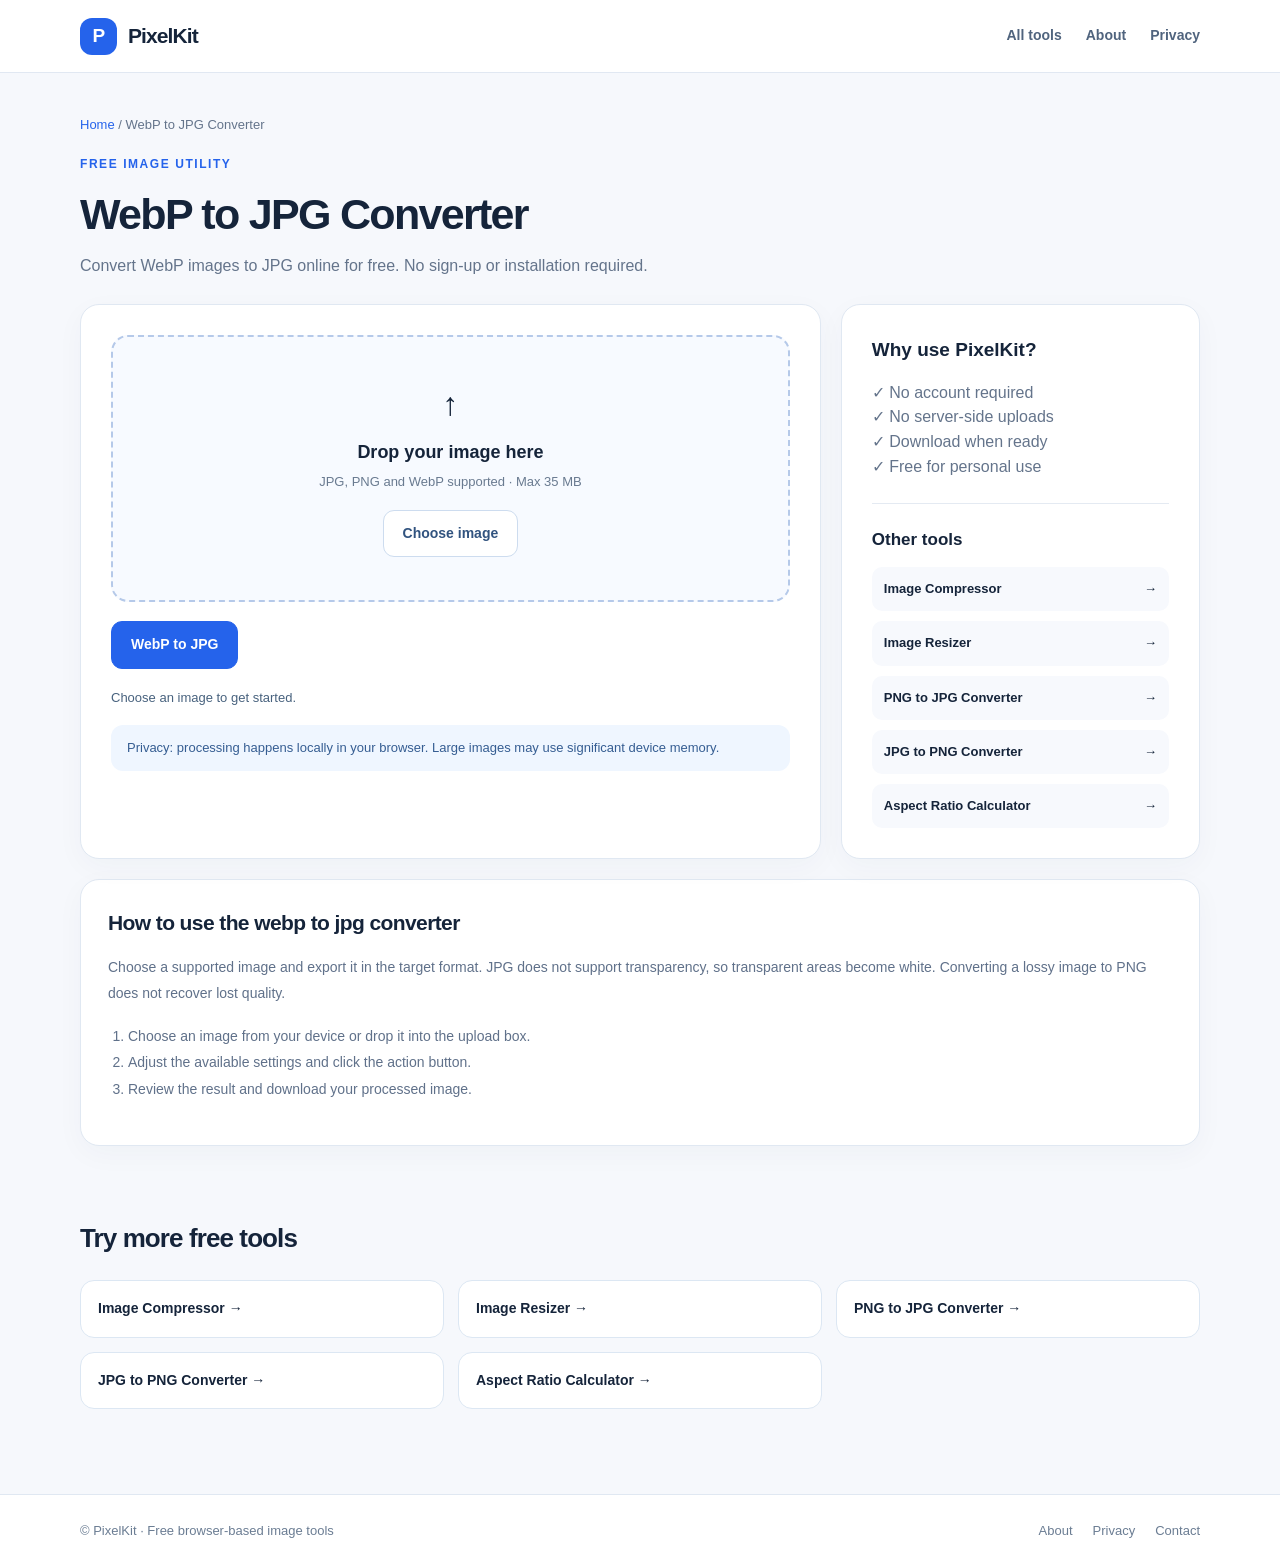
<file: webp-to-jpg.html>
<!doctype html><html lang="en"><head><meta charset="utf-8"><meta name="viewport" content="width=device-width, initial-scale=1"><title>WebP to JPG Converter Online Free | PixelKit</title><meta name="description" content="Convert WebP images to JPG online for free."><link rel="canonical" href="https://myseolab.github.io/pixelkit/webp-to-jpg.html"><meta property="og:type" content="website"><meta property="og:title" content="WebP to JPG Converter Online Free | PixelKit"><meta property="og:description" content="Convert WebP images to JPG online for free."><link rel="stylesheet" href="style.css"></head><body data-mode="convert" data-target="image/jpeg"><header class="top"><div class="container nav"><a href="index.html" class="brand"><span class="mark">P</span>PixelKit</a><nav class="navlinks"><a href="index.html#tools">All tools</a><a href="about.html">About</a><a href="privacy.html">Privacy</a></nav></div></header><main class="container"><div class="tool-hero"><div class="crumb"><a href="index.html">Home</a> / WebP to JPG Converter</div><div class="eyebrow">Free image utility</div><h1>WebP to JPG Converter</h1><p>Convert WebP images to JPG online for free. No sign-up or installation required.</p></div><div class="tool-layout"><section class="panel" aria-label="WebP to JPG Converter"><div id="drop" class="drop"><div class="upload-icon">↑</div><strong>Drop your image here</strong><p>JPG, PNG and WebP supported · Max 35 MB</p><input id="files" type="file" accept="image/*"><button id="choose" class="button secondary" type="button">Choose image</button></div><div id="preview" hidden class="preview"><img id="original" alt="Preview of selected image"><div class="meta"><strong id="filename"></strong><span id="size"></span><div id="processed"></div></div></div><div class="controls"><button class="button" type="button" id="process">WebP to JPG</button></div><p id="status" class="status" role="status">Choose an image to get started.</p><div class="notice">Privacy: processing happens locally in your browser. Large images may use significant device memory.</div></section><aside class="panel"><h2 style="margin-top:0;font-size:19px">Why use PixelKit?</h2><p class="muted">✓ No account required<br>✓ No server-side uploads<br>✓ Download when ready<br>✓ Free for personal use</p><hr style="border:0;border-top:1px solid #e4eaf2;margin:23px 0"><h2 style="font-size:17px">Other tools</h2><div class="side-list"><a href="compress-image.html">Image Compressor<span>→</span></a><a href="resize-image.html">Image Resizer<span>→</span></a><a href="png-to-jpg.html">PNG to JPG Converter<span>→</span></a><a href="jpg-to-png.html">JPG to PNG Converter<span>→</span></a><a href="aspect-ratio-calculator.html">Aspect Ratio Calculator<span>→</span></a></div></aside></div><section class="content-card"><h2>How to use the webp to jpg converter</h2><p>Choose a supported image and export it in the target format. JPG does not support transparency, so transparent areas become white. Converting a lossy image to PNG does not recover lost quality.</p><ol><li>Choose an image from your device or drop it into the upload box.</li><li>Adjust the available settings and click the action button.</li><li>Review the result and download your processed image.</li></ol></section><section class="section"><h2>Try more free tools</h2><div class="more"><a class="mini" href="compress-image.html">Image Compressor →</a><a class="mini" href="resize-image.html">Image Resizer →</a><a class="mini" href="png-to-jpg.html">PNG to JPG Converter →</a><a class="mini" href="jpg-to-png.html">JPG to PNG Converter →</a><a class="mini" href="aspect-ratio-calculator.html">Aspect Ratio Calculator →</a></div></section></main><footer class="footer"><div class="container footer-row"><span>© PixelKit · Free browser-based image tools</span><div class="footlinks"><a href="about.html">About</a><a href="privacy.html">Privacy</a><a href="contact.html">Contact</a></div></div></footer><script src="pixelkit-v3.js?v=1" defer></script></body></html>
</file>
<file: style.css>
*{box-sizing:border-box}html{scroll-behavior:smooth}body{margin:0;background:#f6f8fc;color:#15243a;font-family:Inter,-apple-system,BlinkMacSystemFont,"Segoe UI",Arial,sans-serif;line-height:1.55}button,input,select{font:inherit}a{color:inherit;text-decoration:none}button{cursor:pointer}.container{width:min(1120px,calc(100% - 38px));margin:auto}.top{border-bottom:1px solid #e1e8f2;background:rgba(255,255,255,.95);position:sticky;top:0;z-index:5}.nav{min-height:72px;display:flex;align-items:center;justify-content:space-between;gap:20px}.brand{display:flex;align-items:center;gap:11px;font-size:21px;letter-spacing:-.9px;font-weight:850}.mark{background:#2563eb;color:white;border-radius:12px;width:37px;height:37px;display:grid;place-items:center;font-size:19px}.navlinks{display:flex;gap:24px;color:#50647e;font-size:14px;font-weight:650}.navlinks a:hover,.footer a:hover{color:#2563eb}.hero{padding:64px 0 35px;text-align:center}.eyebrow{color:#2563eb;letter-spacing:.13em;text-transform:uppercase;font-size:12px;font-weight:800}.hero h1{font-size:clamp(34px,5vw,56px);max-width:820px;margin:12px auto 14px;letter-spacing:-.055em;line-height:1.13}.hero p{max-width:670px;margin:auto;color:#64748b;font-size:17px}.chips{display:flex;justify-content:center;flex-wrap:wrap;gap:9px;margin:24px auto}.chip{background:white;border:1px solid #dfe7f2;padding:8px 13px;color:#48627e;border-radius:50px;font-size:12px;font-weight:700}.grid{display:grid;grid-template-columns:repeat(3,1fr);gap:17px}.tile,.panel,.content-card{background:white;border:1px solid #e0e8f2;border-radius:19px;box-shadow:0 8px 29px #19375509}.tile{padding:25px;transition:transform .2s,border-color .2s}.tile:hover{border-color:#9ebefc;transform:translateY(-3px)}.tile .symbol{background:#edf4ff;color:#2563eb;border-radius:13px;width:45px;height:45px;display:grid;place-items:center;font-size:21px}.tile h2{font-size:19px;margin:19px 0 7px;letter-spacing:-.5px}.tile p{margin:0 0 19px;font-size:14px;color:#64748b;min-height:45px}.tile .link{font-size:13px;color:#2563eb;font-weight:800}.section{padding:30px 0}.section h2{letter-spacing:-.9px;font-size:26px}.muted{color:#64748b}.panel{padding:30px}.tool-hero{padding:42px 0 25px}.tool-hero h1{font-size:clamp(30px,4vw,43px);letter-spacing:-1.7px;margin:7px 0}.tool-hero p{margin:0;color:#64748b;max-width:700px}.crumb{font-size:13px;color:#64748b;margin-bottom:20px}.crumb a{color:#2563eb}.tool-layout{display:grid;grid-template-columns:minmax(0,1.65fr) minmax(260px,.8fr);gap:20px}.drop{border:2px dashed #b5c9e9;border-radius:17px;padding:43px 15px;background:#f7faff;text-align:center;transition:.15s}.drop.over{background:#eaf3ff;border-color:#2563eb}.upload-icon{font-size:32px;margin-bottom:9px}.drop strong{display:block;font-size:18px}.drop p{color:#697a90;font-size:13px;margin:5px 0 18px}.button{display:inline-flex;align-items:center;justify-content:center;background:#2563eb;border:1px solid #2563eb;color:#fff;border-radius:11px;padding:12px 19px;font-weight:750;font-size:14px}.button:hover{background:#1d4ed8}.button:disabled{opacity:.45;cursor:not-allowed}.button.secondary{background:#fff;color:#31537f;border-color:#cddcef}.inputs{display:grid;grid-template-columns:repeat(2,minmax(0,1fr));gap:15px;margin-top:21px}.inputs label{font-size:13px;font-weight:750;color:#455b75;display:block;margin-bottom:6px}.inputs input,.inputs select{width:100%;padding:12px;border:1px solid #cfdaea;border-radius:10px;background:#fff;min-width:0;color:#15243a}.controls{display:flex;gap:11px;align-items:center;flex-wrap:wrap;margin:19px 0}.notice{padding:13px 16px;border-radius:12px;background:#eff6ff;color:#355d92;font-size:13px;margin-top:15px}.preview{display:flex;flex-wrap:wrap;align-items:center;gap:17px;padding:15px;border:1px solid #e3eaf3;border-radius:13px;margin-top:17px;min-height:80px}.preview img{width:92px;height:92px;object-fit:contain;border-radius:9px;background:repeating-conic-gradient(#e7edf4 0% 25%,#fff 0% 50%) 50%/16px 16px}.preview .meta{min-width:0;flex:1;font-size:13px;color:#63758b;overflow-wrap:anywhere}.preview strong{display:block;color:#203550;font-size:14px;margin-bottom:4px}.status{font-size:13px;color:#48627e;min-height:22px}.side-list{display:grid;gap:10px}.side-list a{background:#f7f9fd;padding:12px;border-radius:10px;display:flex;align-items:center;justify-content:space-between;font-size:13px;font-weight:700}.side-list a:hover{background:#eaf2ff}.content-card{padding:27px;margin:20px 0}.content-card h2{font-size:21px;letter-spacing:-.6px;margin:0 0 11px}.content-card p,.content-card li{color:#60718a;font-size:14px;line-height:1.9}.content-card ol{padding-left:20px}.footer{margin-top:55px;background:white;border-top:1px solid #e0e8f2;padding:26px 0;font-size:13px;color:#6b7d93}.footer-row{display:flex;justify-content:space-between;gap:20px;flex-wrap:wrap}.footlinks{display:flex;gap:20px}#files{display:none}.ratio-result{margin-top:18px;background:#eff6ff;padding:22px;border-radius:13px;font-weight:850;font-size:25px;color:#1d4ed8}.check{display:flex;align-items:center;gap:8px;font-size:13px;margin:10px 0}.check input{width:auto}.empty{font-size:13px;color:#64748b}.more{display:grid;grid-template-columns:repeat(3,1fr);gap:14px}.mini{display:block;background:#fff;border:1px solid #dce7f3;padding:17px;border-radius:14px;font-size:14px;font-weight:750}.mini:hover{border-color:#9ebefc}@media(max-width:800px){.tool-layout{grid-template-columns:1fr}.grid,.more{grid-template-columns:repeat(2,1fr)}.navlinks{gap:11px}.hero{padding:42px 0 23px}.panel{padding:20px}}@media(max-width:520px){.grid,.more,.inputs{grid-template-columns:1fr}.navlinks a:nth-child(2){display:none}.tile p{min-height:0}.hero h1{font-size:36px}.drop{padding:30px 10px}.footer-row{display:block}.footlinks{margin-top:10px}}
[hidden] {
  display: none !important;
}
</file>
